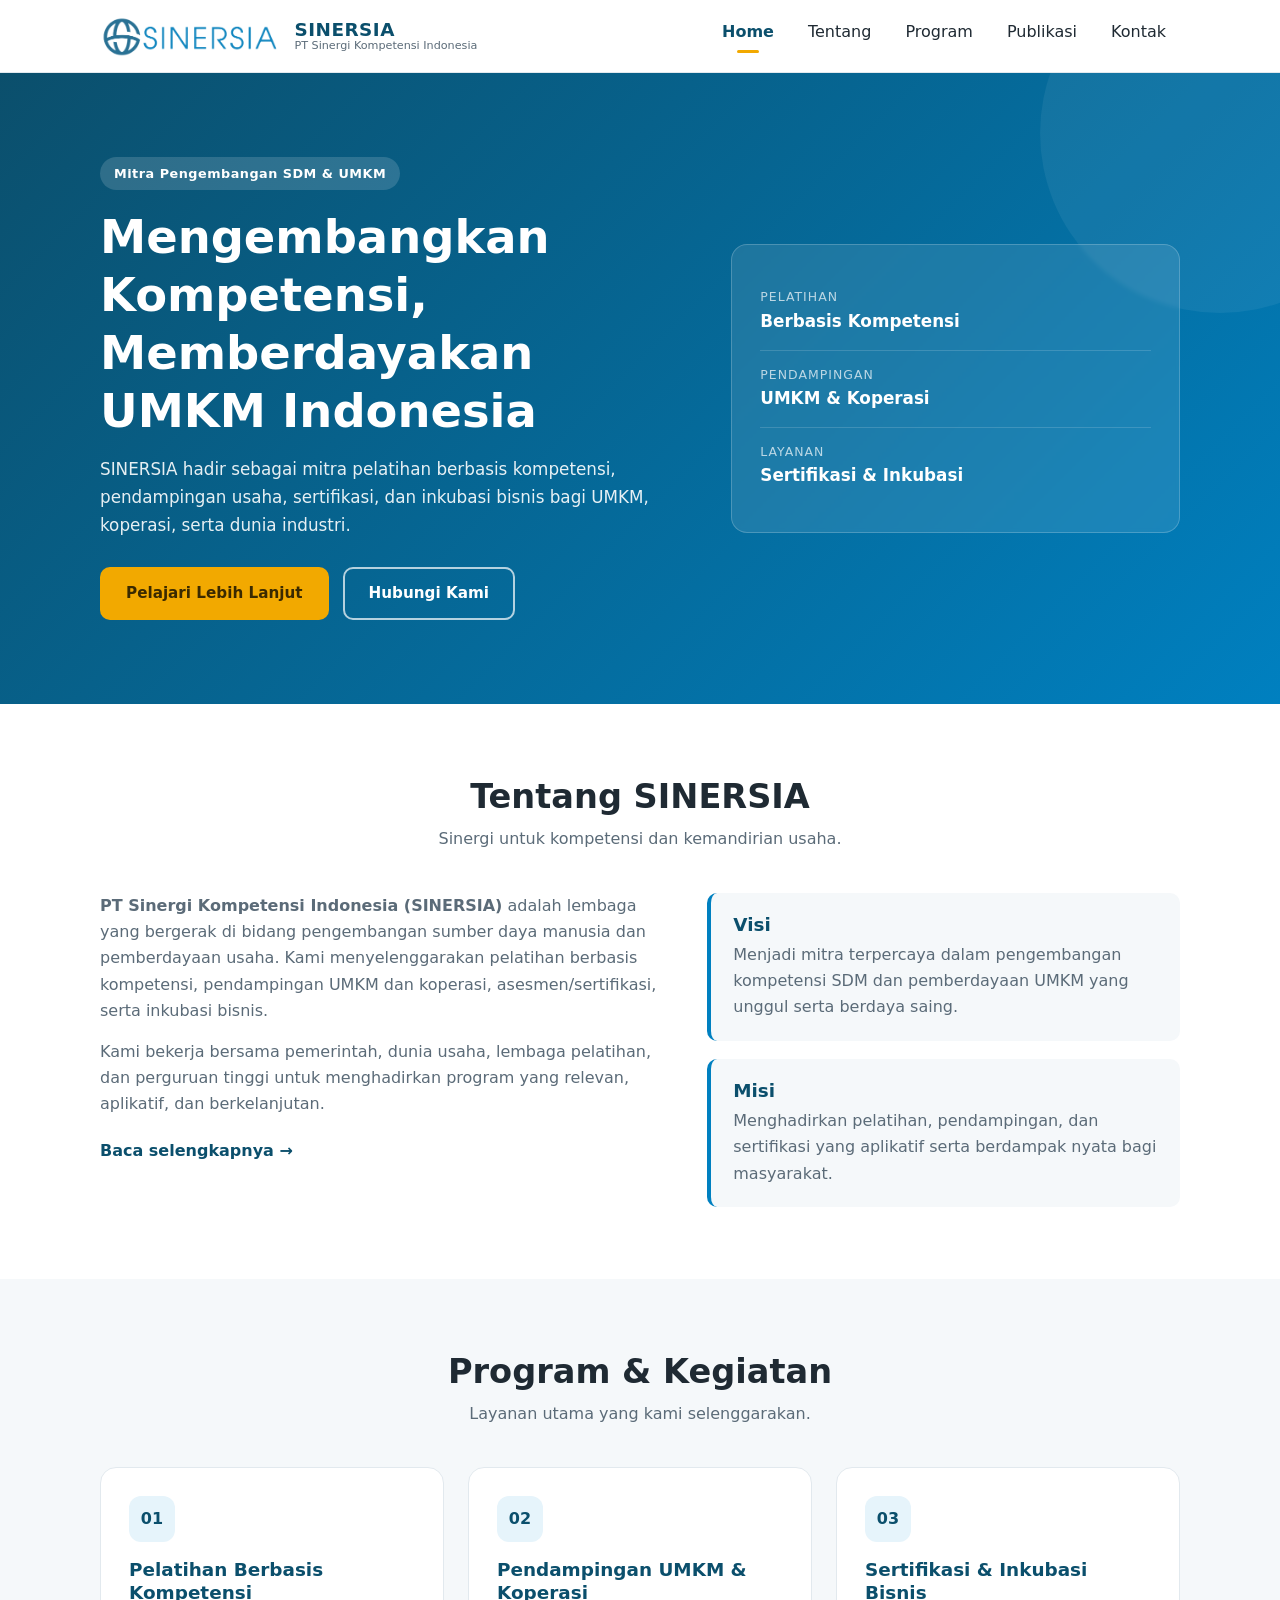
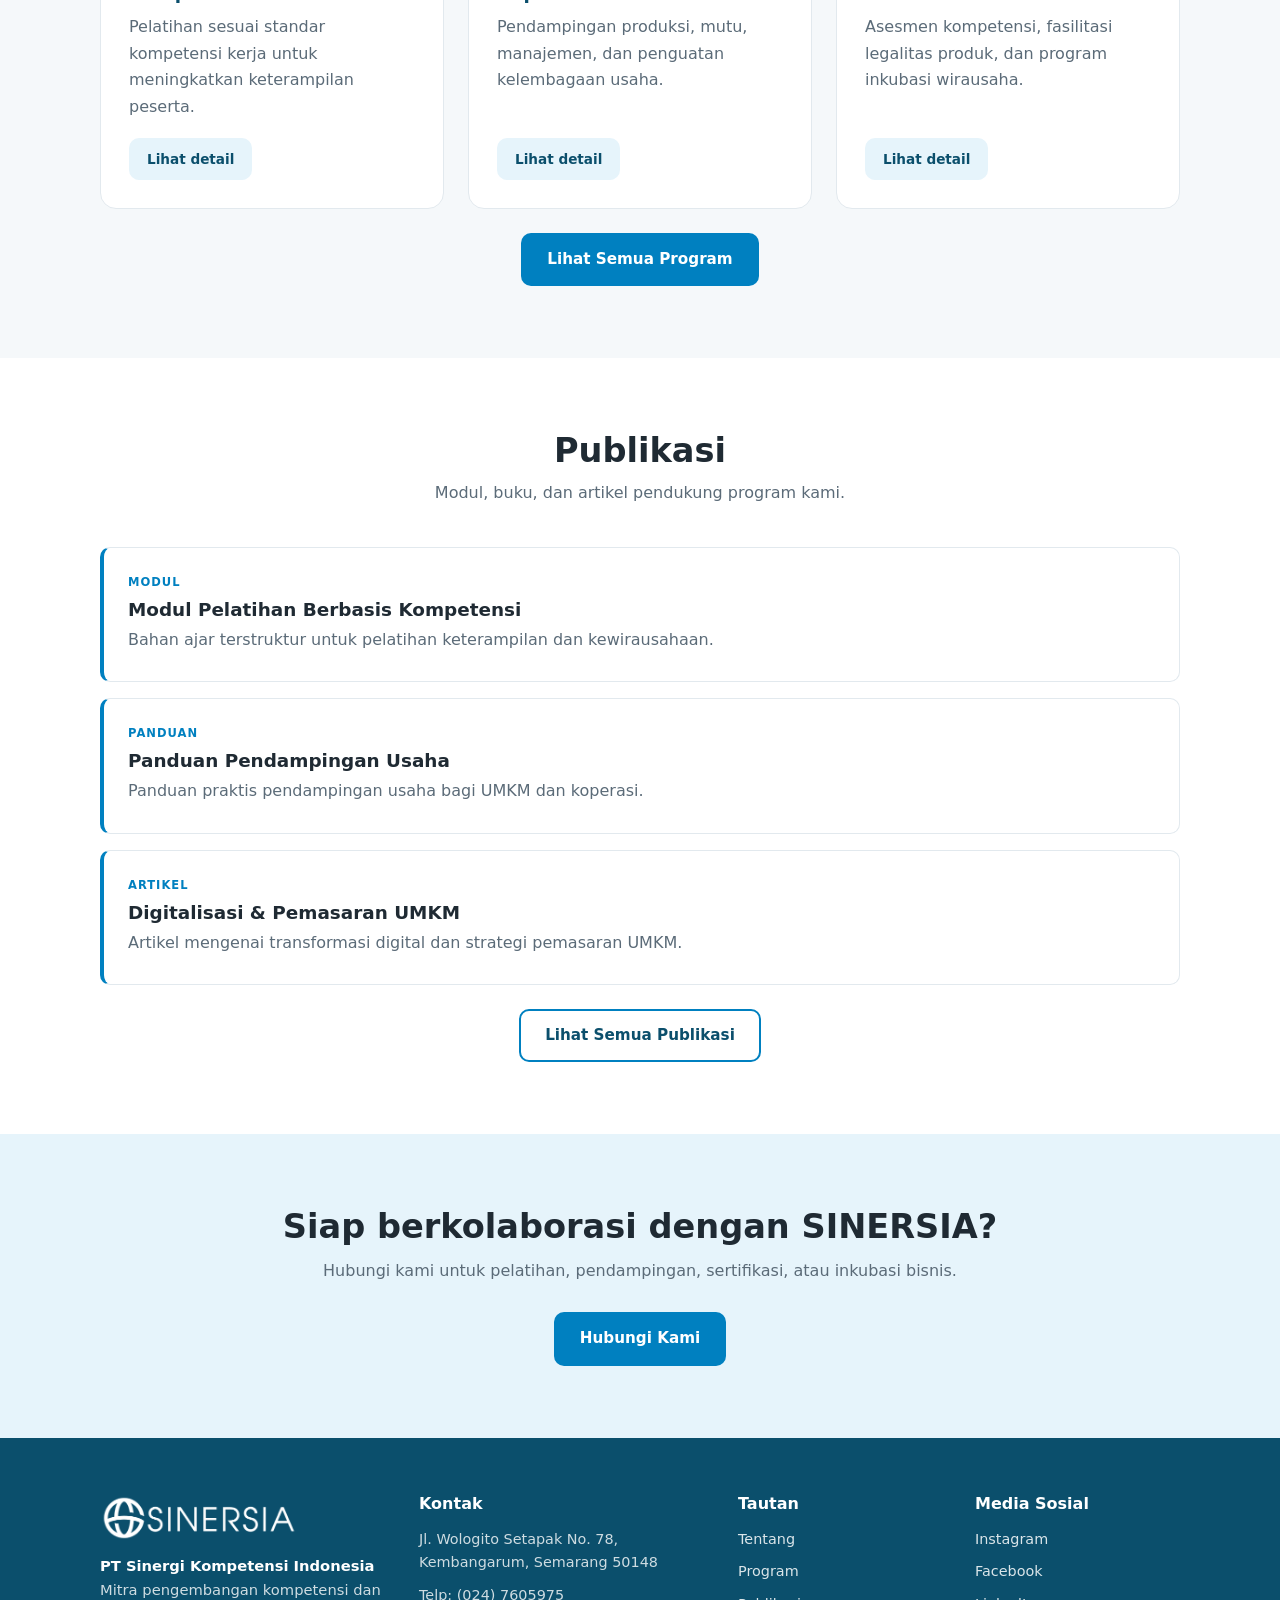
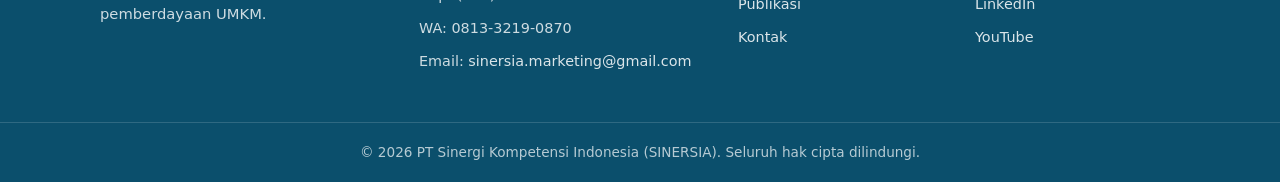
<file: index.html>
<!DOCTYPE html>
<html lang="id">
<head>
  <meta charset="UTF-8" />
  <meta name="viewport" content="width=device-width, initial-scale=1.0" />
  <meta name="description" content="SINERSIA - PT Sinergi Kompetensi Indonesia. Mitra pelatihan berbasis kompetensi, pendampingan UMKM, sertifikasi, dan inkubasi bisnis." />
  <title>SINERSIA | Mitra Pengembangan Kompetensi &amp; Pemberdayaan UMKM</title>
  <link rel="icon" type="image/png" href="images/logo-sinersia.png" />
  <link rel="stylesheet" href="css/style.css" />
</head>
<body>

  <!-- ===================== HEADER / NAVBAR ===================== -->
  <header class="site-header" id="siteHeader">
    <div class="container nav-wrap">
      <a href="index.html" class="brand" aria-label="Beranda SINERSIA">
        <img src="images/logo-sinersia.png" alt="Logo SINERSIA" class="brand-logo" />
        <span class="brand-text">
          <strong>SINERSIA</strong>
          <small>PT Sinergi Kompetensi Indonesia</small>
        </span>
      </a>

      <!-- Tombol menu untuk tampilan mobile -->
      <button class="nav-toggle" id="navToggle" aria-label="Buka menu" aria-expanded="false" aria-controls="primaryNav">
        <span></span><span></span><span></span>
      </button>

      <nav class="primary-nav" id="primaryNav" aria-label="Navigasi utama">
        <ul>
          <li><a href="index.html" class="active">Home</a></li>
          <li><a href="about.html">Tentang</a></li>
          <li><a href="programs.html">Program</a></li>
          <li><a href="publications.html">Publikasi</a></li>
          <li><a href="contact.html">Kontak</a></li>
        </ul>
      </nav>
    </div>
  </header>

  <main>
    <!-- ===================== HERO SECTION ===================== -->
    <section class="hero">
      <div class="container hero-grid">
        <div class="hero-content">
          <p class="hero-kicker">Mitra Pengembangan SDM &amp; UMKM</p>
          <h1>Mengembangkan Kompetensi, Memberdayakan UMKM Indonesia</h1>
          <p class="hero-desc">
            SINERSIA hadir sebagai mitra pelatihan berbasis kompetensi, pendampingan usaha,
            sertifikasi, dan inkubasi bisnis bagi UMKM, koperasi, serta dunia industri.
          </p>
          <div class="hero-actions">
            <a href="#tentang" class="btn btn-primary">Pelajari Lebih Lanjut</a>
            <a href="contact.html" class="btn btn-outline">Hubungi Kami</a>
          </div>
        </div>

        <div class="hero-card" aria-hidden="true">
          <ul class="hero-stats">
            <li><span>Pelatihan</span><strong>Berbasis Kompetensi</strong></li>
            <li><span>Pendampingan</span><strong>UMKM &amp; Koperasi</strong></li>
            <li><span>Layanan</span><strong>Sertifikasi &amp; Inkubasi</strong></li>
          </ul>
        </div>
      </div>
    </section>

    <!-- ===================== TENTANG (RINGKAS) ===================== -->
    <section class="section" id="tentang">
      <div class="container">
        <div class="section-head">
          <h2>Tentang SINERSIA</h2>
          <p>Sinergi untuk kompetensi dan kemandirian usaha.</p>
        </div>

        <div class="about-grid">
          <div class="about-text">
            <p>
              <strong>PT Sinergi Kompetensi Indonesia (SINERSIA)</strong> adalah lembaga yang
              bergerak di bidang pengembangan sumber daya manusia dan pemberdayaan usaha.
              Kami menyelenggarakan pelatihan berbasis kompetensi, pendampingan UMKM dan
              koperasi, asesmen/sertifikasi, serta inkubasi bisnis.
            </p>
            <p>
              Kami bekerja bersama pemerintah, dunia usaha, lembaga pelatihan, dan perguruan
              tinggi untuk menghadirkan program yang relevan, aplikatif, dan berkelanjutan.
            </p>
            <a href="about.html" class="text-link">Baca selengkapnya &rarr;</a>
          </div>

          <div class="about-cards">
            <article class="mini-card">
              <h3>Visi</h3>
              <p>Menjadi mitra terpercaya dalam pengembangan kompetensi SDM dan pemberdayaan UMKM yang unggul serta berdaya saing.</p>
            </article>
            <article class="mini-card">
              <h3>Misi</h3>
              <p>Menghadirkan pelatihan, pendampingan, dan sertifikasi yang aplikatif serta berdampak nyata bagi masyarakat.</p>
            </article>
          </div>
        </div>
      </div>
    </section>

    <!-- ===================== PROGRAM (RINGKAS) ===================== -->
    <section class="section section-alt" id="program">
      <div class="container">
        <div class="section-head">
          <h2>Program &amp; Kegiatan</h2>
          <p>Layanan utama yang kami selenggarakan.</p>
        </div>

        <div class="card-grid">
          <article class="card">
            <div class="card-icon" aria-hidden="true">01</div>
            <h3>Pelatihan Berbasis Kompetensi</h3>
            <p>Pelatihan sesuai standar kompetensi kerja untuk meningkatkan keterampilan peserta.</p>
            <a href="programs.html" class="btn btn-small">Lihat detail</a>
          </article>

          <article class="card">
            <div class="card-icon" aria-hidden="true">02</div>
            <h3>Pendampingan UMKM &amp; Koperasi</h3>
            <p>Pendampingan produksi, mutu, manajemen, dan penguatan kelembagaan usaha.</p>
            <a href="programs.html" class="btn btn-small">Lihat detail</a>
          </article>

          <article class="card">
            <div class="card-icon" aria-hidden="true">03</div>
            <h3>Sertifikasi &amp; Inkubasi Bisnis</h3>
            <p>Asesmen kompetensi, fasilitasi legalitas produk, dan program inkubasi wirausaha.</p>
            <a href="programs.html" class="btn btn-small">Lihat detail</a>
          </article>
        </div>

        <div class="center">
          <a href="programs.html" class="btn btn-primary">Lihat Semua Program</a>
        </div>
      </div>
    </section>

    <!-- ===================== PUBLIKASI (RINGKAS) ===================== -->
    <section class="section" id="publikasi">
      <div class="container">
        <div class="section-head">
          <h2>Publikasi</h2>
          <p>Modul, buku, dan artikel pendukung program kami.</p>
        </div>

        <ul class="pub-list">
          <li class="pub-item">
            <span class="pub-type">Modul</span>
            <h3>Modul Pelatihan Berbasis Kompetensi</h3>
            <p>Bahan ajar terstruktur untuk pelatihan keterampilan dan kewirausahaan.</p>
          </li>
          <li class="pub-item">
            <span class="pub-type">Panduan</span>
            <h3>Panduan Pendampingan Usaha</h3>
            <p>Panduan praktis pendampingan usaha bagi UMKM dan koperasi.</p>
          </li>
          <li class="pub-item">
            <span class="pub-type">Artikel</span>
            <h3>Digitalisasi &amp; Pemasaran UMKM</h3>
            <p>Artikel mengenai transformasi digital dan strategi pemasaran UMKM.</p>
          </li>
        </ul>

        <div class="center">
          <a href="publications.html" class="btn btn-outline">Lihat Semua Publikasi</a>
        </div>
      </div>
    </section>

    <!-- ===================== CTA KONTAK ===================== -->
    <section class="section section-cta">
      <div class="container center">
        <h2>Siap berkolaborasi dengan SINERSIA?</h2>
        <p>Hubungi kami untuk pelatihan, pendampingan, sertifikasi, atau inkubasi bisnis.</p>
        <a href="contact.html" class="btn btn-primary">Hubungi Kami</a>
      </div>
    </section>
  </main>

  <!-- ===================== FOOTER ===================== -->
  <footer class="site-footer">
    <div class="container footer-grid">
      <div class="footer-brand">
        <img src="images/logo-sinersia.png" alt="Logo SINERSIA" class="footer-logo" />
        <p><strong>PT Sinergi Kompetensi Indonesia</strong></p>
        <p>Mitra pengembangan kompetensi dan pemberdayaan UMKM.</p>
      </div>

      <div class="footer-col">
        <h4>Kontak</h4>
        <ul>
          <li>Jl. Wologito Setapak No. 78, Kembangarum, Semarang 50148</li>
          <li>Telp: (024) 7605975</li>
          <li>WA: 0813-3219-0870</li>
          <li>Email: <a href="mailto:sinersia.marketing@gmail.com">sinersia.marketing@gmail.com</a></li>
        </ul>
      </div>

      <div class="footer-col">
        <h4>Tautan</h4>
        <ul>
          <li><a href="about.html">Tentang</a></li>
          <li><a href="programs.html">Program</a></li>
          <li><a href="publications.html">Publikasi</a></li>
          <li><a href="contact.html">Kontak</a></li>
        </ul>
      </div>

      <div class="footer-col">
        <h4>Media Sosial</h4>
        <ul>
          <!-- Ganti tanda # dengan tautan akun resmi Anda -->
          <li><a href="#" rel="noopener">Instagram</a></li>
          <li><a href="#" rel="noopener">Facebook</a></li>
          <li><a href="#" rel="noopener">LinkedIn</a></li>
          <li><a href="#" rel="noopener">YouTube</a></li>
        </ul>
      </div>
    </div>

    <div class="footer-bottom">
      <div class="container">
        <p>&copy; <span id="year"></span> PT Sinergi Kompetensi Indonesia (SINERSIA). Seluruh hak cipta dilindungi.</p>
      </div>
    </div>
  </footer>

  <script src="js/script.js"></script>
</body>
</html>
</file>
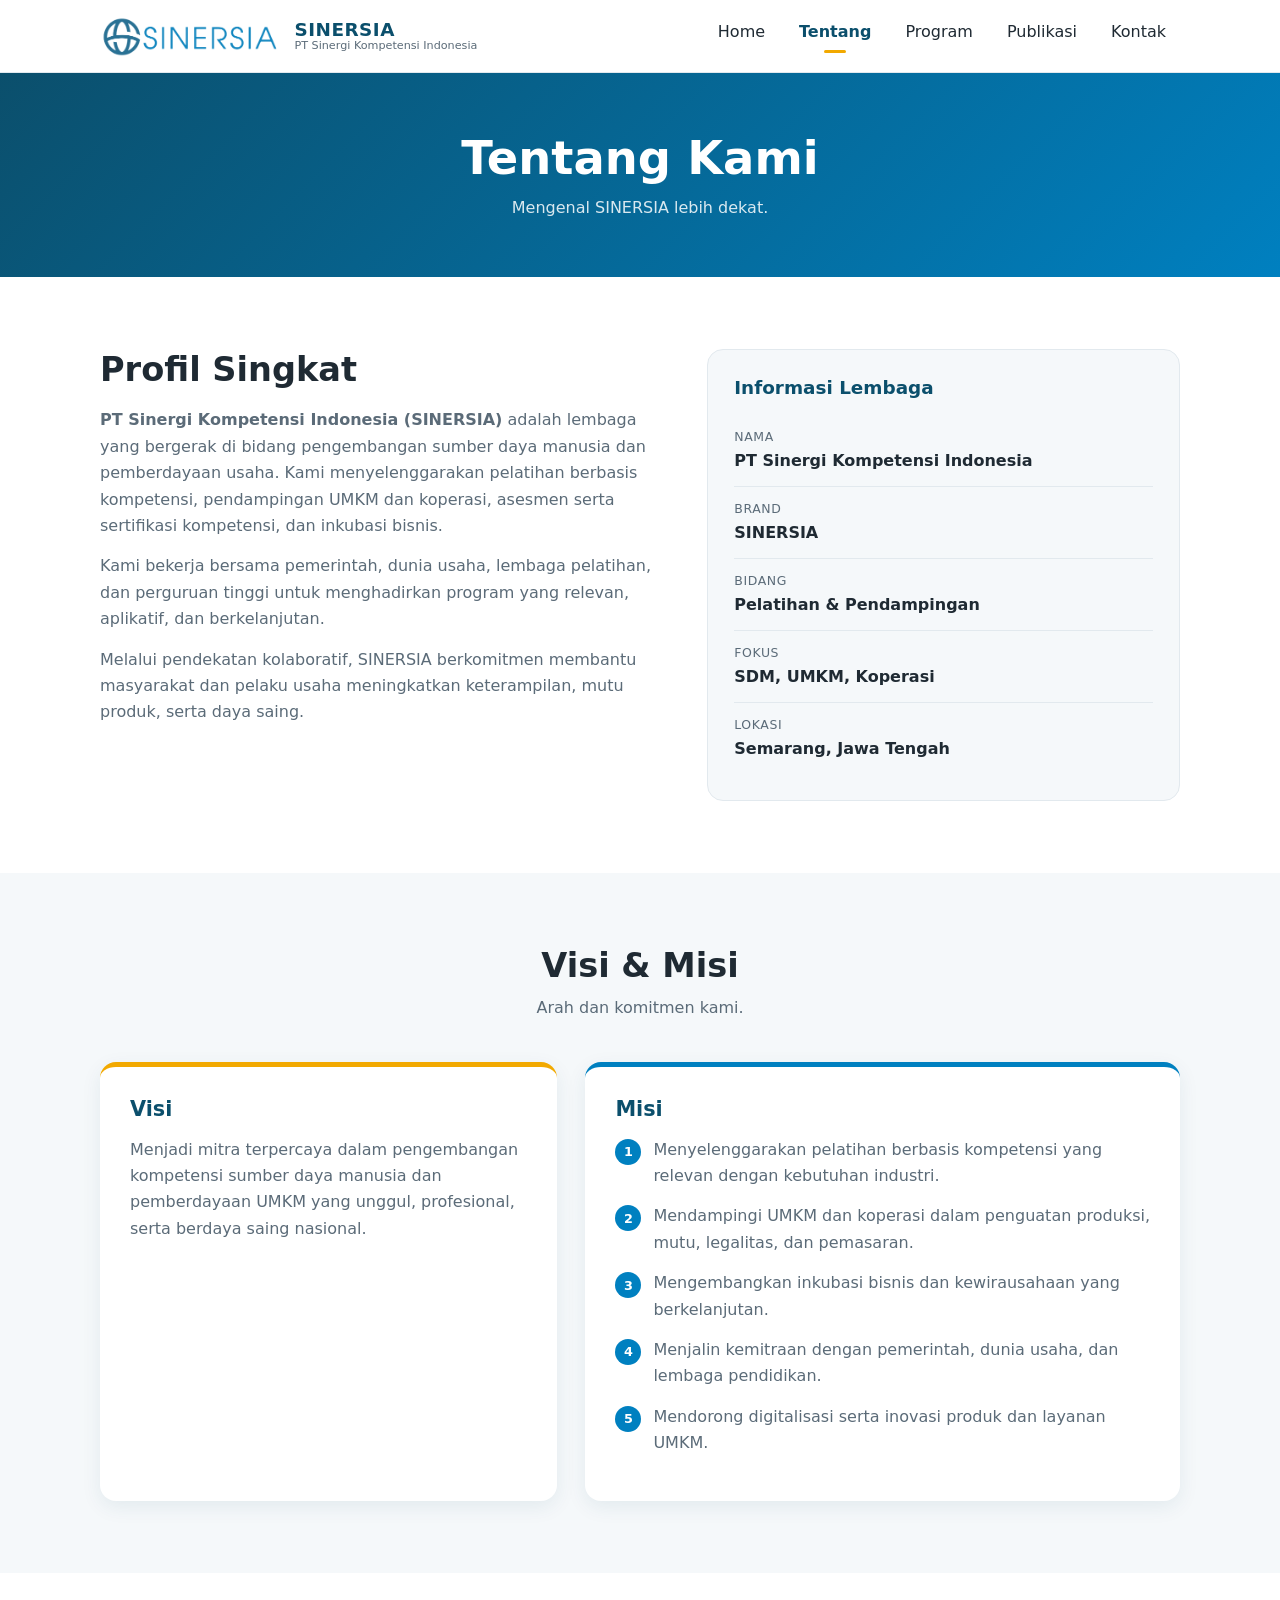
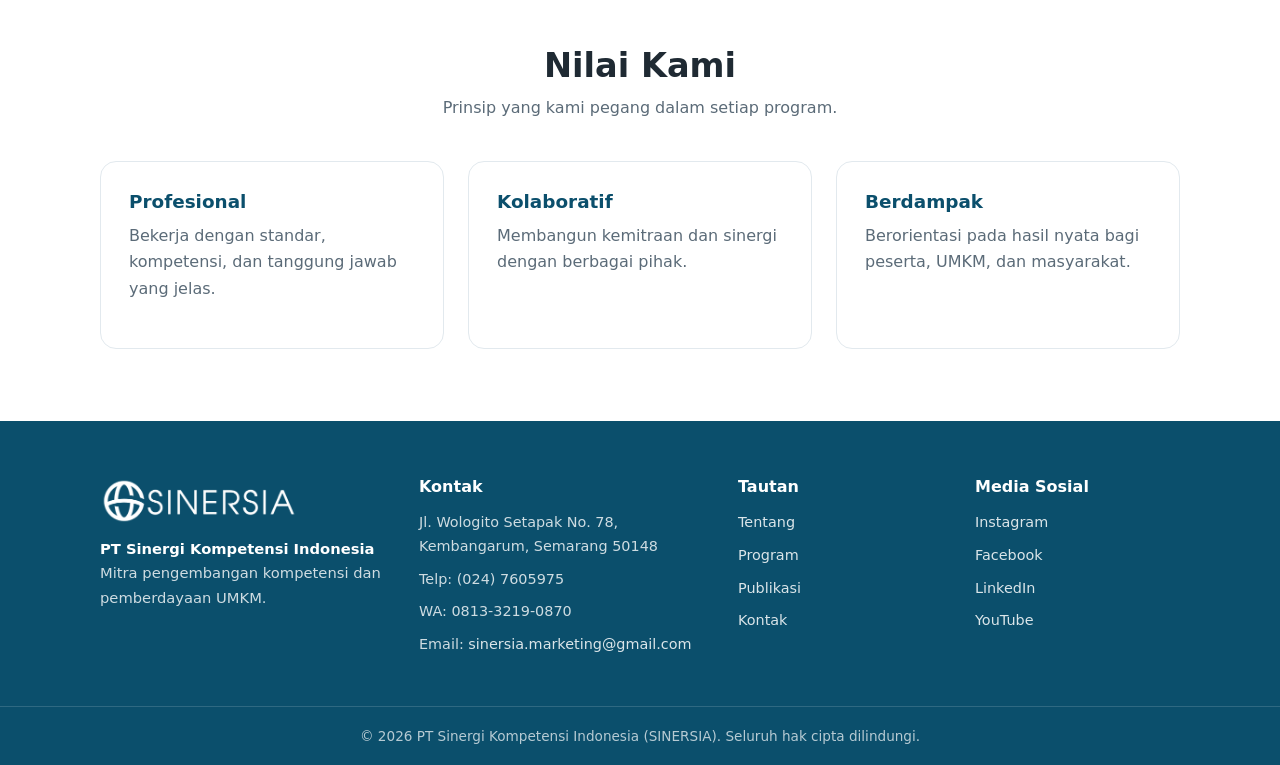
<file: about.html>
<!DOCTYPE html>
<html lang="id">
<head>
  <meta charset="UTF-8" />
  <meta name="viewport" content="width=device-width, initial-scale=1.0" />
  <meta name="description" content="Tentang SINERSIA - PT Sinergi Kompetensi Indonesia: profil, visi, misi, dan nilai organisasi." />
  <title>Tentang Kami | SINERSIA</title>
  <link rel="icon" type="image/png" href="images/logo-sinersia.png" />
  <link rel="stylesheet" href="css/style.css" />
</head>
<body>

  <!-- ===================== HEADER / NAVBAR ===================== -->
  <header class="site-header" id="siteHeader">
    <div class="container nav-wrap">
      <a href="index.html" class="brand" aria-label="Beranda SINERSIA">
        <img src="images/logo-sinersia.png" alt="Logo SINERSIA" class="brand-logo" />
        <span class="brand-text">
          <strong>SINERSIA</strong>
          <small>PT Sinergi Kompetensi Indonesia</small>
        </span>
      </a>

      <button class="nav-toggle" id="navToggle" aria-label="Buka menu" aria-expanded="false" aria-controls="primaryNav">
        <span></span><span></span><span></span>
      </button>

      <nav class="primary-nav" id="primaryNav" aria-label="Navigasi utama">
        <ul>
          <li><a href="index.html">Home</a></li>
          <li><a href="about.html" class="active">Tentang</a></li>
          <li><a href="programs.html">Program</a></li>
          <li><a href="publications.html">Publikasi</a></li>
          <li><a href="contact.html">Kontak</a></li>
        </ul>
      </nav>
    </div>
  </header>

  <main>
    <!-- ===================== PAGE HEADER ===================== -->
    <section class="page-header">
      <div class="container">
        <h1>Tentang Kami</h1>
        <p>Mengenal SINERSIA lebih dekat.</p>
      </div>
    </section>

    <!-- ===================== PROFIL ===================== -->
    <section class="section">
      <div class="container about-grid">
        <div class="about-text">
          <h2>Profil Singkat</h2>
          <p>
            <strong>PT Sinergi Kompetensi Indonesia (SINERSIA)</strong> adalah lembaga yang
            bergerak di bidang pengembangan sumber daya manusia dan pemberdayaan usaha.
            Kami menyelenggarakan pelatihan berbasis kompetensi, pendampingan UMKM dan
            koperasi, asesmen serta sertifikasi kompetensi, dan inkubasi bisnis.
          </p>
          <p>
            Kami bekerja bersama pemerintah, dunia usaha, lembaga pelatihan, dan perguruan
            tinggi untuk menghadirkan program yang relevan, aplikatif, dan berkelanjutan.
          </p>
          <p>
            Melalui pendekatan kolaboratif, SINERSIA berkomitmen membantu masyarakat dan
            pelaku usaha meningkatkan keterampilan, mutu produk, serta daya saing.
          </p>
        </div>

        <aside class="about-aside">
          <h3>Informasi Lembaga</h3>
          <ul class="info-list">
            <li><span>Nama</span><strong>PT Sinergi Kompetensi Indonesia</strong></li>
            <li><span>Brand</span><strong>SINERSIA</strong></li>
            <li><span>Bidang</span><strong>Pelatihan &amp; Pendampingan</strong></li>
            <li><span>Fokus</span><strong>SDM, UMKM, Koperasi</strong></li>
            <li><span>Lokasi</span><strong>Semarang, Jawa Tengah</strong></li>
          </ul>
        </aside>
      </div>
    </section>

    <!-- ===================== VISI MISI ===================== -->
    <section class="section section-alt">
      <div class="container">
        <div class="section-head">
          <h2>Visi &amp; Misi</h2>
          <p>Arah dan komitmen kami.</p>
        </div>

        <div class="vm-grid">
          <article class="vm-card visi">
            <h3>Visi</h3>
            <p>
              Menjadi mitra terpercaya dalam pengembangan kompetensi sumber daya manusia
              dan pemberdayaan UMKM yang unggul, profesional, serta berdaya saing nasional.
            </p>
          </article>

          <article class="vm-card misi">
            <h3>Misi</h3>
            <ol class="misi-list">
              <li>Menyelenggarakan pelatihan berbasis kompetensi yang relevan dengan kebutuhan industri.</li>
              <li>Mendampingi UMKM dan koperasi dalam penguatan produksi, mutu, legalitas, dan pemasaran.</li>
              <li>Mengembangkan inkubasi bisnis dan kewirausahaan yang berkelanjutan.</li>
              <li>Menjalin kemitraan dengan pemerintah, dunia usaha, dan lembaga pendidikan.</li>
              <li>Mendorong digitalisasi serta inovasi produk dan layanan UMKM.</li>
            </ol>
          </article>
        </div>
      </div>
    </section>

    <!-- ===================== NILAI ===================== -->
    <section class="section">
      <div class="container">
        <div class="section-head">
          <h2>Nilai Kami</h2>
          <p>Prinsip yang kami pegang dalam setiap program.</p>
        </div>

        <div class="card-grid">
          <article class="card">
            <h3>Profesional</h3>
            <p>Bekerja dengan standar, kompetensi, dan tanggung jawab yang jelas.</p>
          </article>
          <article class="card">
            <h3>Kolaboratif</h3>
            <p>Membangun kemitraan dan sinergi dengan berbagai pihak.</p>
          </article>
          <article class="card">
            <h3>Berdampak</h3>
            <p>Berorientasi pada hasil nyata bagi peserta, UMKM, dan masyarakat.</p>
          </article>
        </div>
      </div>
    </section>
  </main>

  <!-- ===================== FOOTER ===================== -->
  <footer class="site-footer">
    <div class="container footer-grid">
      <div class="footer-brand">
        <img src="images/logo-sinersia.png" alt="Logo SINERSIA" class="footer-logo" />
        <p><strong>PT Sinergi Kompetensi Indonesia</strong></p>
        <p>Mitra pengembangan kompetensi dan pemberdayaan UMKM.</p>
      </div>

      <div class="footer-col">
        <h4>Kontak</h4>
        <ul>
          <li>Jl. Wologito Setapak No. 78, Kembangarum, Semarang 50148</li>
          <li>Telp: (024) 7605975</li>
          <li>WA: 0813-3219-0870</li>
          <li>Email: <a href="mailto:sinersia.marketing@gmail.com">sinersia.marketing@gmail.com</a></li>
        </ul>
      </div>

      <div class="footer-col">
        <h4>Tautan</h4>
        <ul>
          <li><a href="about.html">Tentang</a></li>
          <li><a href="programs.html">Program</a></li>
          <li><a href="publications.html">Publikasi</a></li>
          <li><a href="contact.html">Kontak</a></li>
        </ul>
      </div>

      <div class="footer-col">
        <h4>Media Sosial</h4>
        <ul>
          <li><a href="#" rel="noopener">Instagram</a></li>
          <li><a href="#" rel="noopener">Facebook</a></li>
          <li><a href="#" rel="noopener">LinkedIn</a></li>
          <li><a href="#" rel="noopener">YouTube</a></li>
        </ul>
      </div>
    </div>

    <div class="footer-bottom">
      <div class="container">
        <p>&copy; <span id="year"></span> PT Sinergi Kompetensi Indonesia (SINERSIA). Seluruh hak cipta dilindungi.</p>
      </div>
    </div>
  </footer>

  <script src="js/script.js"></script>
</body>
</html>
</file>
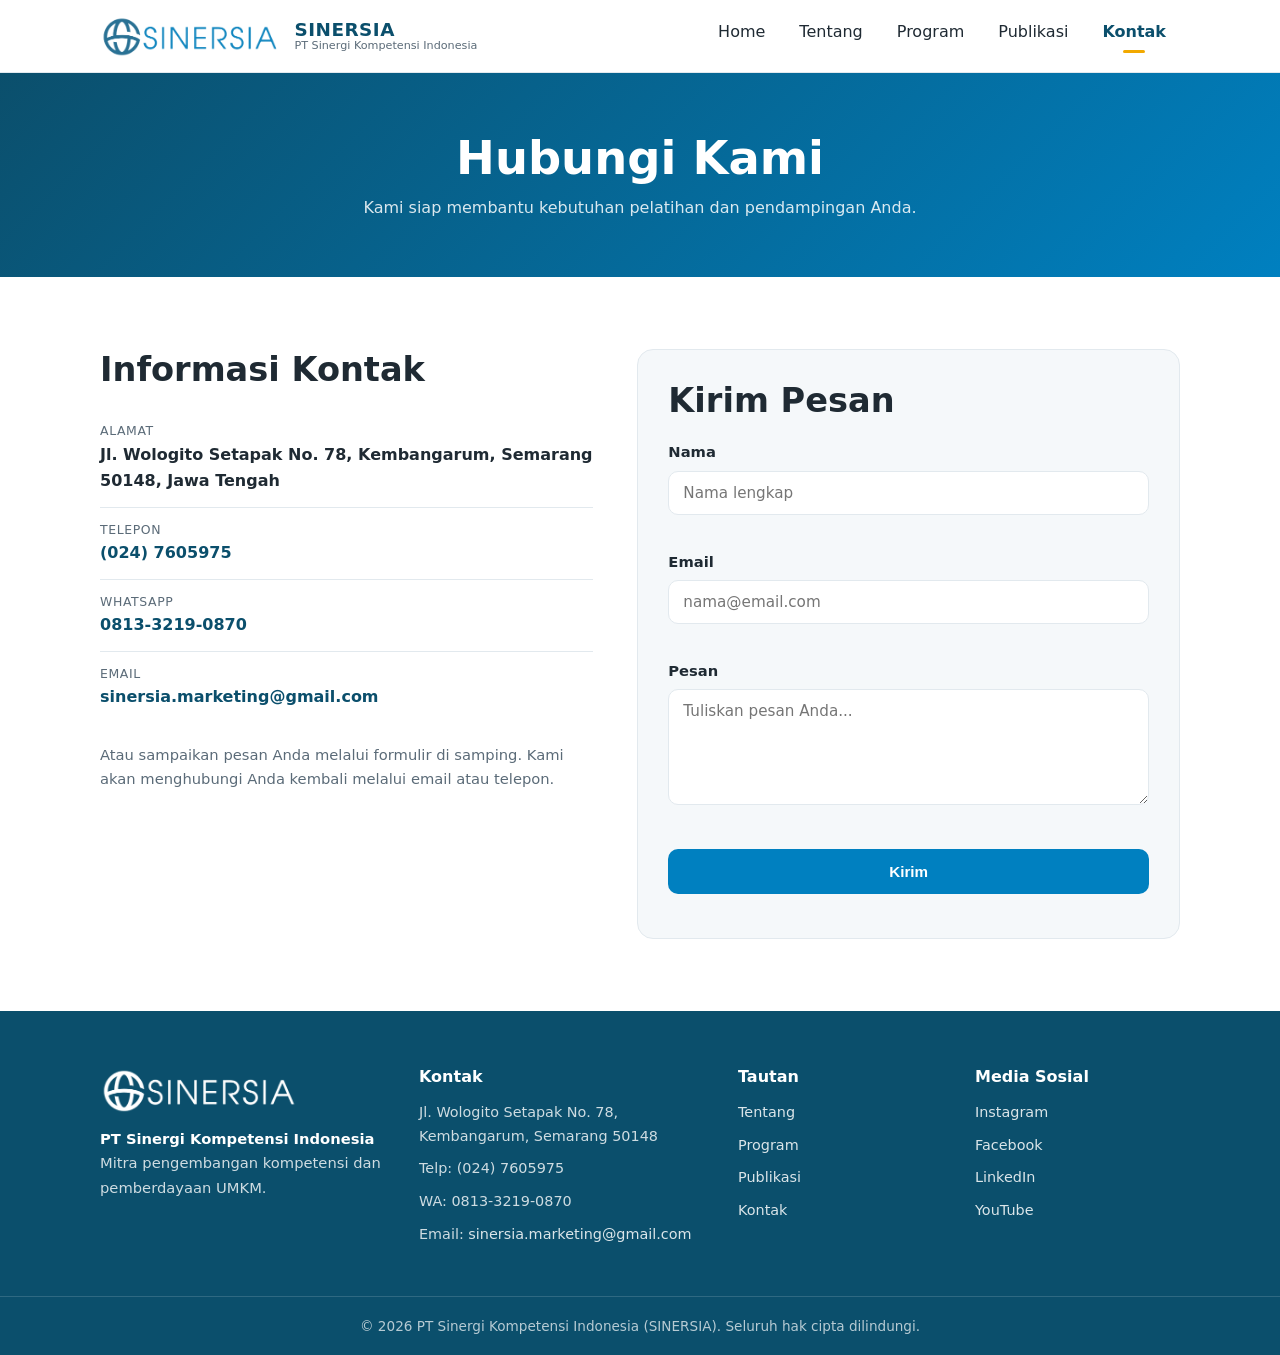
<file: contact.html>
<!DOCTYPE html>
<html lang="id">
<head>
  <meta charset="UTF-8" />
  <meta name="viewport" content="width=device-width, initial-scale=1.0" />
  <meta name="description" content="Hubungi SINERSIA - alamat, telepon, email, dan formulir kontak." />
  <title>Kontak | SINERSIA</title>
  <link rel="icon" type="image/png" href="images/logo-sinersia.png" />
  <link rel="stylesheet" href="css/style.css" />
</head>
<body>

  <!-- ===================== HEADER / NAVBAR ===================== -->
  <header class="site-header" id="siteHeader">
    <div class="container nav-wrap">
      <a href="index.html" class="brand" aria-label="Beranda SINERSIA">
        <img src="images/logo-sinersia.png" alt="Logo SINERSIA" class="brand-logo" />
        <span class="brand-text">
          <strong>SINERSIA</strong>
          <small>PT Sinergi Kompetensi Indonesia</small>
        </span>
      </a>

      <button class="nav-toggle" id="navToggle" aria-label="Buka menu" aria-expanded="false" aria-controls="primaryNav">
        <span></span><span></span><span></span>
      </button>

      <nav class="primary-nav" id="primaryNav" aria-label="Navigasi utama">
        <ul>
          <li><a href="index.html">Home</a></li>
          <li><a href="about.html">Tentang</a></li>
          <li><a href="programs.html">Program</a></li>
          <li><a href="publications.html">Publikasi</a></li>
          <li><a href="contact.html" class="active">Kontak</a></li>
        </ul>
      </nav>
    </div>
  </header>

  <main>
    <!-- ===================== PAGE HEADER ===================== -->
    <section class="page-header">
      <div class="container">
        <h1>Hubungi Kami</h1>
        <p>Kami siap membantu kebutuhan pelatihan dan pendampingan Anda.</p>
      </div>
    </section>

    <!-- ===================== KONTAK ===================== -->
    <section class="section">
      <div class="container contact-grid">
        <!-- Informasi kontak -->
        <div class="contact-info">
          <h2>Informasi Kontak</h2>

          <ul class="info-list">
            <li>
              <span>Alamat</span>
              <strong>Jl. Wologito Setapak No. 78, Kembangarum, Semarang 50148, Jawa Tengah</strong>
            </li>
            <li>
              <span>Telepon</span>
              <strong><a href="tel:+62247605975">(024) 7605975</a></strong>
            </li>
            <li>
              <span>WhatsApp</span>
              <strong><a href="https://wa.me/6281332190870" rel="noopener">0813-3219-0870</a></strong>
            </li>
            <li>
              <span>Email</span>
              <strong><a href="mailto:sinersia.marketing@gmail.com">sinersia.marketing@gmail.com</a></strong>
            </li>
          </ul>

          <p class="contact-note">
            Atau sampaikan pesan Anda melalui formulir di samping. Kami akan menghubungi Anda
            kembali melalui email atau telepon.
          </p>
        </div>

        <!-- Formulir kontak -->
        <div class="contact-form-wrap">
          <h2>Kirim Pesan</h2>

          <!-- Formulir ini masih statis (tanpa server). Lihat js/script.js untuk cara kerjanya. -->
          <form id="contactForm" class="contact-form" novalidate>
            <div class="form-group">
              <label for="nama">Nama</label>
              <input type="text" id="nama" name="nama" placeholder="Nama lengkap" required />
              <small class="form-error" data-error-for="nama"></small>
            </div>

            <div class="form-group">
              <label for="email">Email</label>
              <input type="email" id="email" name="email" placeholder="nama@email.com" required />
              <small class="form-error" data-error-for="email"></small>
            </div>

            <div class="form-group">
              <label for="pesan">Pesan</label>
              <textarea id="pesan" name="pesan" rows="5" placeholder="Tuliskan pesan Anda..." required></textarea>
              <small class="form-error" data-error-for="pesan"></small>
            </div>

            <button type="submit" class="btn btn-primary btn-block">Kirim</button>

            <!-- Pesan sukses/status ditampilkan oleh JavaScript -->
            <p id="formStatus" class="form-status" role="status" aria-live="polite"></p>
          </form>
        </div>
      </div>
    </section>
  </main>

  <!-- ===================== FOOTER ===================== -->
  <footer class="site-footer">
    <div class="container footer-grid">
      <div class="footer-brand">
        <img src="images/logo-sinersia.png" alt="Logo SINERSIA" class="footer-logo" />
        <p><strong>PT Sinergi Kompetensi Indonesia</strong></p>
        <p>Mitra pengembangan kompetensi dan pemberdayaan UMKM.</p>
      </div>

      <div class="footer-col">
        <h4>Kontak</h4>
        <ul>
          <li>Jl. Wologito Setapak No. 78, Kembangarum, Semarang 50148</li>
          <li>Telp: (024) 7605975</li>
          <li>WA: 0813-3219-0870</li>
          <li>Email: <a href="mailto:sinersia.marketing@gmail.com">sinersia.marketing@gmail.com</a></li>
        </ul>
      </div>

      <div class="footer-col">
        <h4>Tautan</h4>
        <ul>
          <li><a href="about.html">Tentang</a></li>
          <li><a href="programs.html">Program</a></li>
          <li><a href="publications.html">Publikasi</a></li>
          <li><a href="contact.html">Kontak</a></li>
        </ul>
      </div>

      <div class="footer-col">
        <h4>Media Sosial</h4>
        <ul>
          <li><a href="#" rel="noopener">Instagram</a></li>
          <li><a href="#" rel="noopener">Facebook</a></li>
          <li><a href="#" rel="noopener">LinkedIn</a></li>
          <li><a href="#" rel="noopener">YouTube</a></li>
        </ul>
      </div>
    </div>

    <div class="footer-bottom">
      <div class="container">
        <p>&copy; <span id="year"></span> PT Sinergi Kompetensi Indonesia (SINERSIA). Seluruh hak cipta dilindungi.</p>
      </div>
    </div>
  </footer>

  <script src="js/script.js"></script>
</body>
</html>
</file>
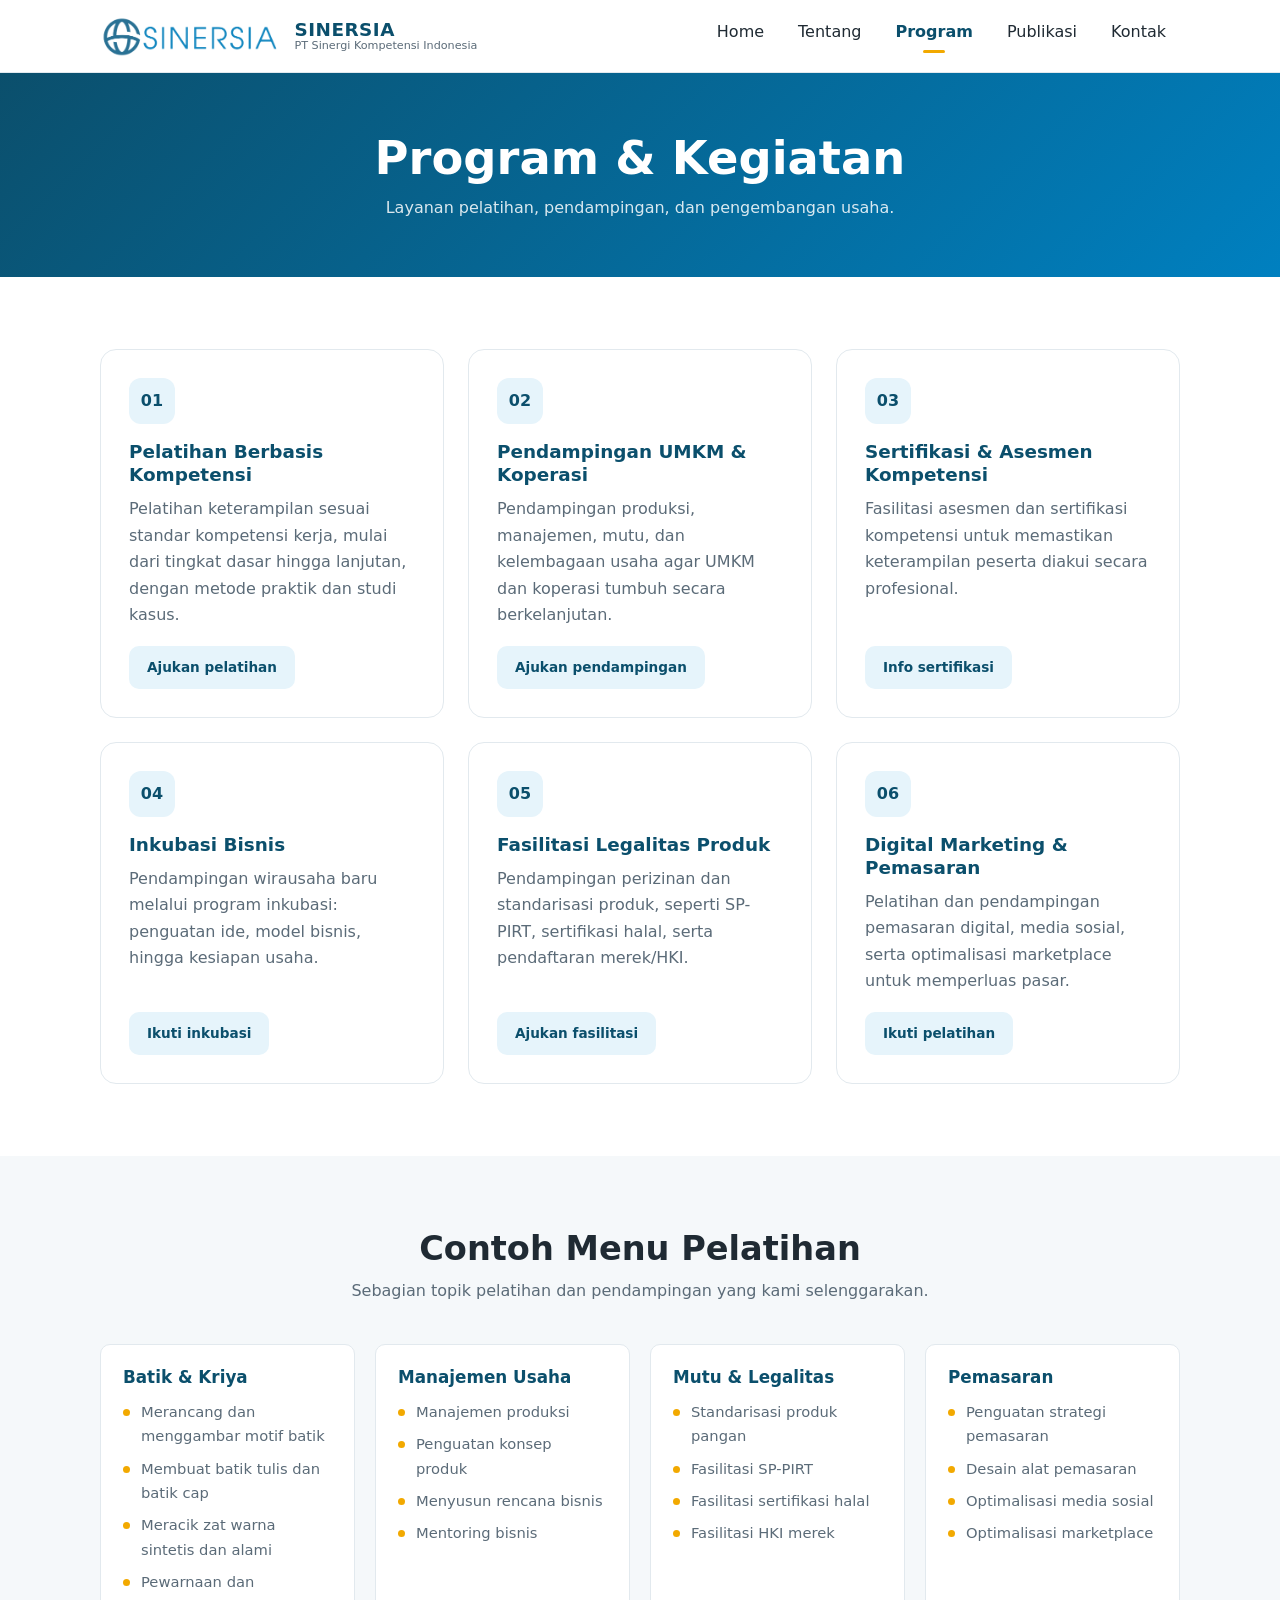
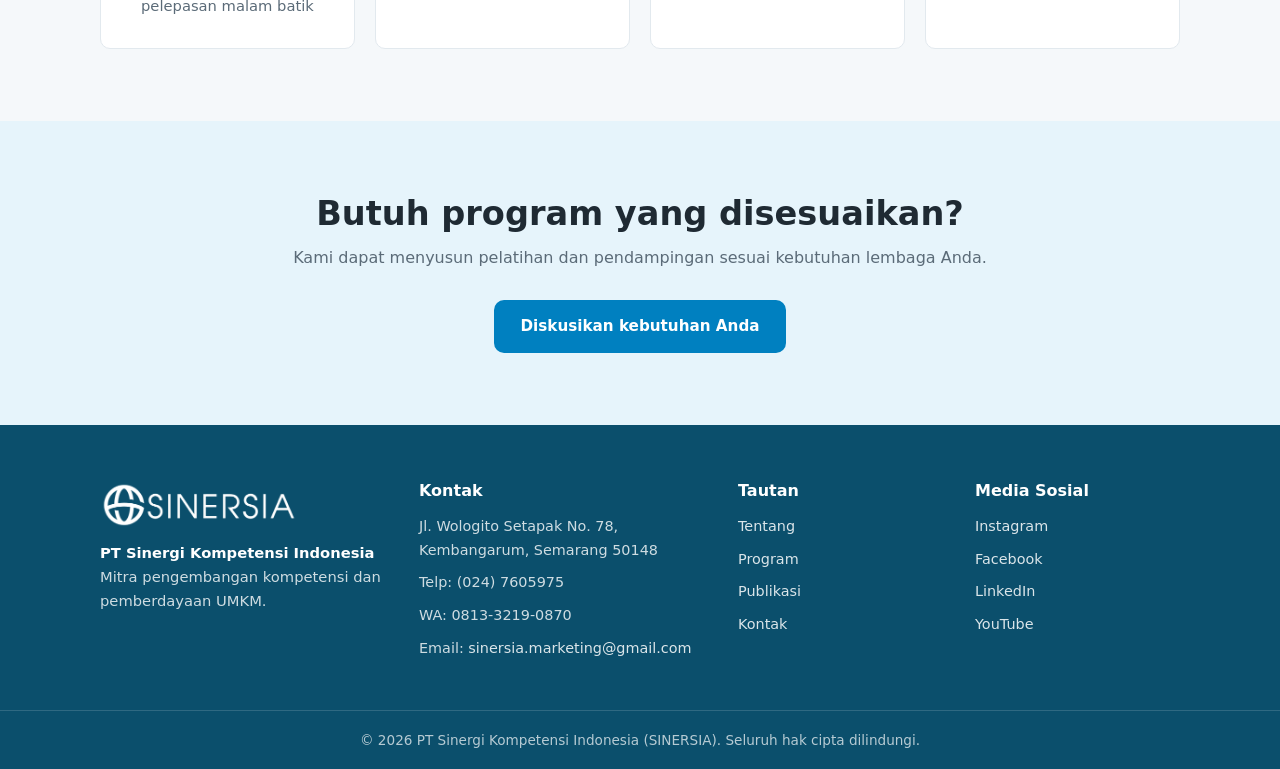
<file: programs.html>
<!DOCTYPE html>
<html lang="id">
<head>
  <meta charset="UTF-8" />
  <meta name="viewport" content="width=device-width, initial-scale=1.0" />
  <meta name="description" content="Program dan kegiatan SINERSIA: pelatihan berbasis kompetensi, pendampingan UMKM, sertifikasi, inkubasi bisnis, dan digital marketing." />
  <title>Program &amp; Kegiatan | SINERSIA</title>
  <link rel="icon" type="image/png" href="images/logo-sinersia.png" />
  <link rel="stylesheet" href="css/style.css" />
</head>
<body>

  <!-- ===================== HEADER / NAVBAR ===================== -->
  <header class="site-header" id="siteHeader">
    <div class="container nav-wrap">
      <a href="index.html" class="brand" aria-label="Beranda SINERSIA">
        <img src="images/logo-sinersia.png" alt="Logo SINERSIA" class="brand-logo" />
        <span class="brand-text">
          <strong>SINERSIA</strong>
          <small>PT Sinergi Kompetensi Indonesia</small>
        </span>
      </a>

      <button class="nav-toggle" id="navToggle" aria-label="Buka menu" aria-expanded="false" aria-controls="primaryNav">
        <span></span><span></span><span></span>
      </button>

      <nav class="primary-nav" id="primaryNav" aria-label="Navigasi utama">
        <ul>
          <li><a href="index.html">Home</a></li>
          <li><a href="about.html">Tentang</a></li>
          <li><a href="programs.html" class="active">Program</a></li>
          <li><a href="publications.html">Publikasi</a></li>
          <li><a href="contact.html">Kontak</a></li>
        </ul>
      </nav>
    </div>
  </header>

  <main>
    <!-- ===================== PAGE HEADER ===================== -->
    <section class="page-header">
      <div class="container">
        <h1>Program &amp; Kegiatan</h1>
        <p>Layanan pelatihan, pendampingan, dan pengembangan usaha.</p>
      </div>
    </section>

    <!-- ===================== KARTU PROGRAM ===================== -->
    <section class="section">
      <div class="container">
        <div class="card-grid">
          <article class="card">
            <div class="card-icon" aria-hidden="true">01</div>
            <h3>Pelatihan Berbasis Kompetensi</h3>
            <p>
              Pelatihan keterampilan sesuai standar kompetensi kerja, mulai dari tingkat dasar
              hingga lanjutan, dengan metode praktik dan studi kasus.
            </p>
            <a href="contact.html" class="btn btn-small">Ajukan pelatihan</a>
          </article>

          <article class="card">
            <div class="card-icon" aria-hidden="true">02</div>
            <h3>Pendampingan UMKM &amp; Koperasi</h3>
            <p>
              Pendampingan produksi, manajemen, mutu, dan kelembagaan usaha agar UMKM dan
              koperasi tumbuh secara berkelanjutan.
            </p>
            <a href="contact.html" class="btn btn-small">Ajukan pendampingan</a>
          </article>

          <article class="card">
            <div class="card-icon" aria-hidden="true">03</div>
            <h3>Sertifikasi &amp; Asesmen Kompetensi</h3>
            <p>
              Fasilitasi asesmen dan sertifikasi kompetensi untuk memastikan keterampilan
              peserta diakui secara profesional.
            </p>
            <a href="contact.html" class="btn btn-small">Info sertifikasi</a>
          </article>

          <article class="card">
            <div class="card-icon" aria-hidden="true">04</div>
            <h3>Inkubasi Bisnis</h3>
            <p>
              Pendampingan wirausaha baru melalui program inkubasi: penguatan ide, model
              bisnis, hingga kesiapan usaha.
            </p>
            <a href="contact.html" class="btn btn-small">Ikuti inkubasi</a>
          </article>

          <article class="card">
            <div class="card-icon" aria-hidden="true">05</div>
            <h3>Fasilitasi Legalitas Produk</h3>
            <p>
              Pendampingan perizinan dan standarisasi produk, seperti SP-PIRT, sertifikasi
              halal, serta pendaftaran merek/HKI.
            </p>
            <a href="contact.html" class="btn btn-small">Ajukan fasilitasi</a>
          </article>

          <article class="card">
            <div class="card-icon" aria-hidden="true">06</div>
            <h3>Digital Marketing &amp; Pemasaran</h3>
            <p>
              Pelatihan dan pendampingan pemasaran digital, media sosial, serta optimalisasi
              marketplace untuk memperluas pasar.
            </p>
            <a href="contact.html" class="btn btn-small">Ikuti pelatihan</a>
          </article>
        </div>
      </div>
    </section>

    <!-- ===================== CONTOH MENU PELATIHAN ===================== -->
    <section class="section section-alt">
      <div class="container">
        <div class="section-head">
          <h2>Contoh Menu Pelatihan</h2>
          <p>Sebagian topik pelatihan dan pendampingan yang kami selenggarakan.</p>
        </div>

        <div class="topic-grid">
          <div class="topic-box">
            <h3>Batik &amp; Kriya</h3>
            <ul>
              <li>Merancang dan menggambar motif batik</li>
              <li>Membuat batik tulis dan batik cap</li>
              <li>Meracik zat warna sintetis dan alami</li>
              <li>Pewarnaan dan pelepasan malam batik</li>
            </ul>
          </div>

          <div class="topic-box">
            <h3>Manajemen Usaha</h3>
            <ul>
              <li>Manajemen produksi</li>
              <li>Penguatan konsep produk</li>
              <li>Menyusun rencana bisnis</li>
              <li>Mentoring bisnis</li>
            </ul>
          </div>

          <div class="topic-box">
            <h3>Mutu &amp; Legalitas</h3>
            <ul>
              <li>Standarisasi produk pangan</li>
              <li>Fasilitasi SP-PIRT</li>
              <li>Fasilitasi sertifikasi halal</li>
              <li>Fasilitasi HKI merek</li>
            </ul>
          </div>

          <div class="topic-box">
            <h3>Pemasaran</h3>
            <ul>
              <li>Penguatan strategi pemasaran</li>
              <li>Desain alat pemasaran</li>
              <li>Optimalisasi media sosial</li>
              <li>Optimalisasi marketplace</li>
            </ul>
          </div>
        </div>
      </div>
    </section>

    <!-- ===================== CTA ===================== -->
    <section class="section section-cta">
      <div class="container center">
        <h2>Butuh program yang disesuaikan?</h2>
        <p>Kami dapat menyusun pelatihan dan pendampingan sesuai kebutuhan lembaga Anda.</p>
        <a href="contact.html" class="btn btn-primary">Diskusikan kebutuhan Anda</a>
      </div>
    </section>
  </main>

  <!-- ===================== FOOTER ===================== -->
  <footer class="site-footer">
    <div class="container footer-grid">
      <div class="footer-brand">
        <img src="images/logo-sinersia.png" alt="Logo SINERSIA" class="footer-logo" />
        <p><strong>PT Sinergi Kompetensi Indonesia</strong></p>
        <p>Mitra pengembangan kompetensi dan pemberdayaan UMKM.</p>
      </div>

      <div class="footer-col">
        <h4>Kontak</h4>
        <ul>
          <li>Jl. Wologito Setapak No. 78, Kembangarum, Semarang 50148</li>
          <li>Telp: (024) 7605975</li>
          <li>WA: 0813-3219-0870</li>
          <li>Email: <a href="mailto:sinersia.marketing@gmail.com">sinersia.marketing@gmail.com</a></li>
        </ul>
      </div>

      <div class="footer-col">
        <h4>Tautan</h4>
        <ul>
          <li><a href="about.html">Tentang</a></li>
          <li><a href="programs.html">Program</a></li>
          <li><a href="publications.html">Publikasi</a></li>
          <li><a href="contact.html">Kontak</a></li>
        </ul>
      </div>

      <div class="footer-col">
        <h4>Media Sosial</h4>
        <ul>
          <li><a href="#" rel="noopener">Instagram</a></li>
          <li><a href="#" rel="noopener">Facebook</a></li>
          <li><a href="#" rel="noopener">LinkedIn</a></li>
          <li><a href="#" rel="noopener">YouTube</a></li>
        </ul>
      </div>
    </div>

    <div class="footer-bottom">
      <div class="container">
        <p>&copy; <span id="year"></span> PT Sinergi Kompetensi Indonesia (SINERSIA). Seluruh hak cipta dilindungi.</p>
      </div>
    </div>
  </footer>

  <script src="js/script.js"></script>
</body>
</html>
</file>
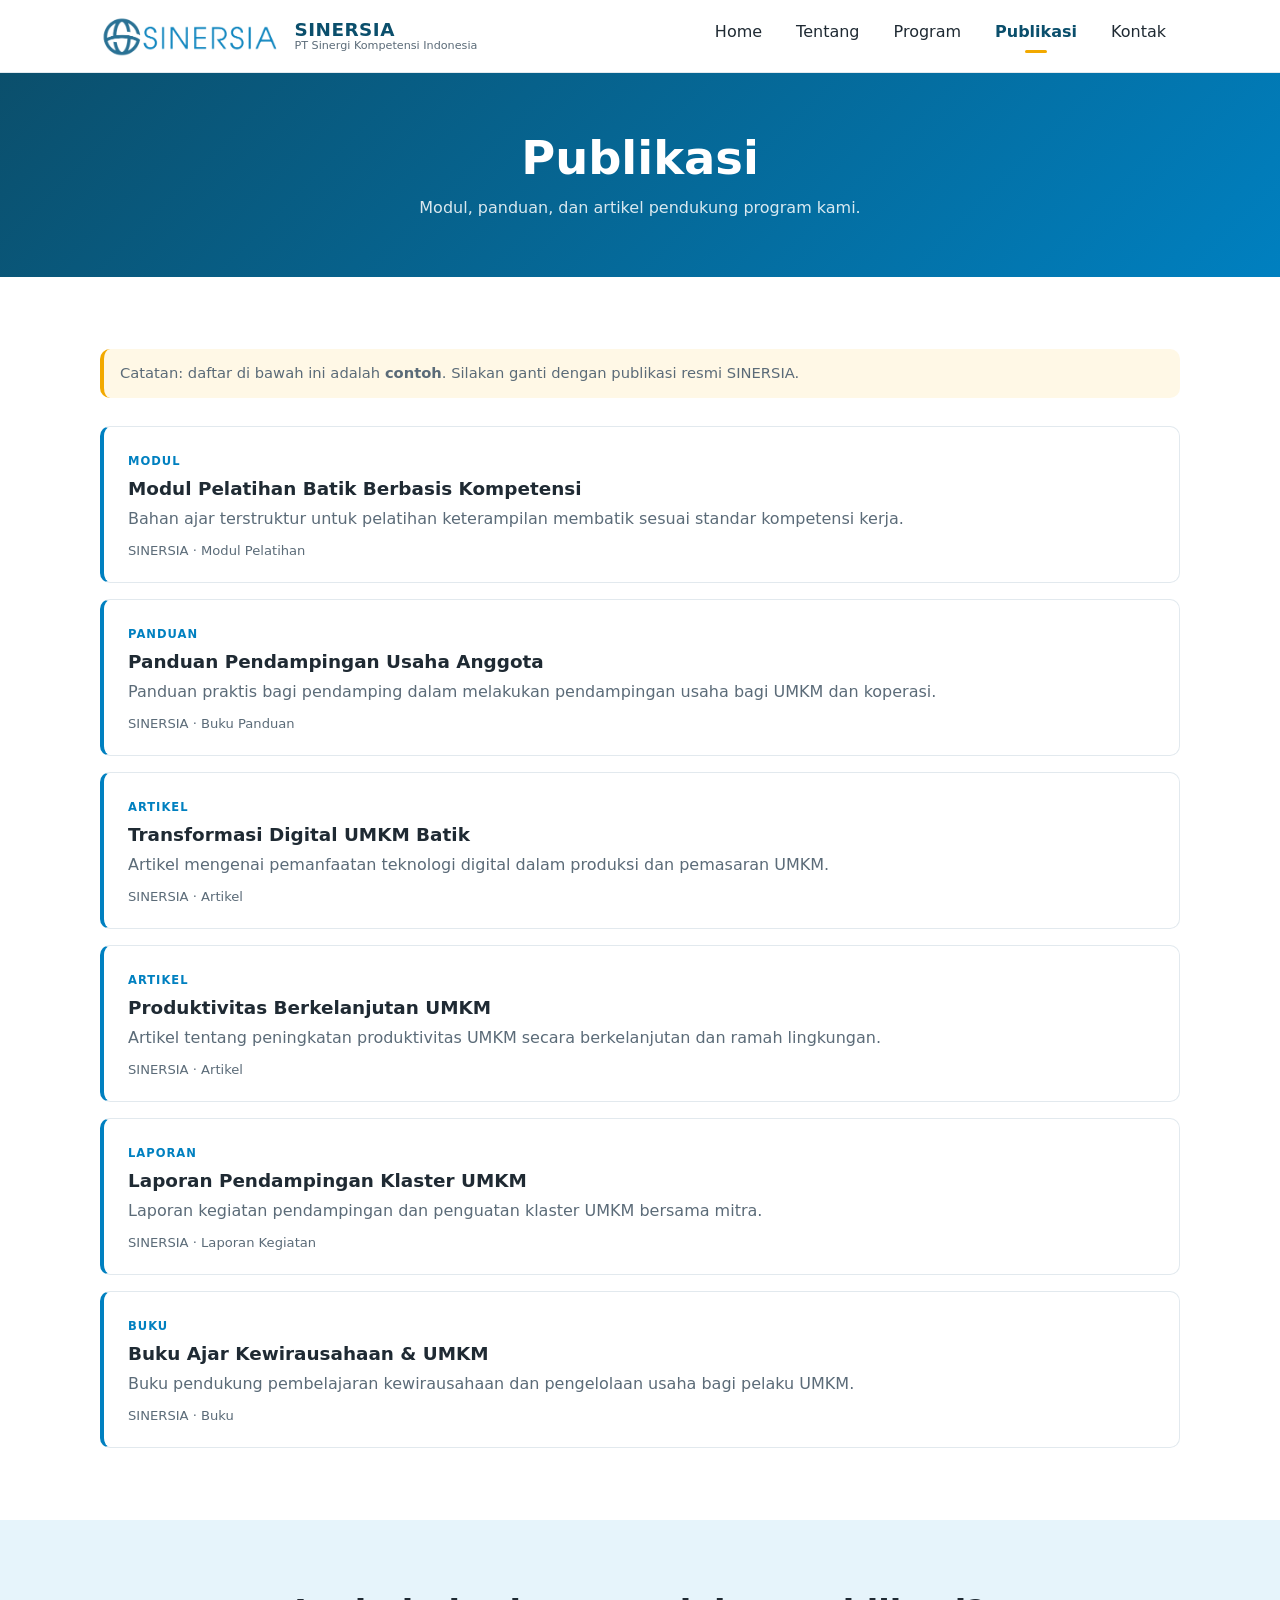
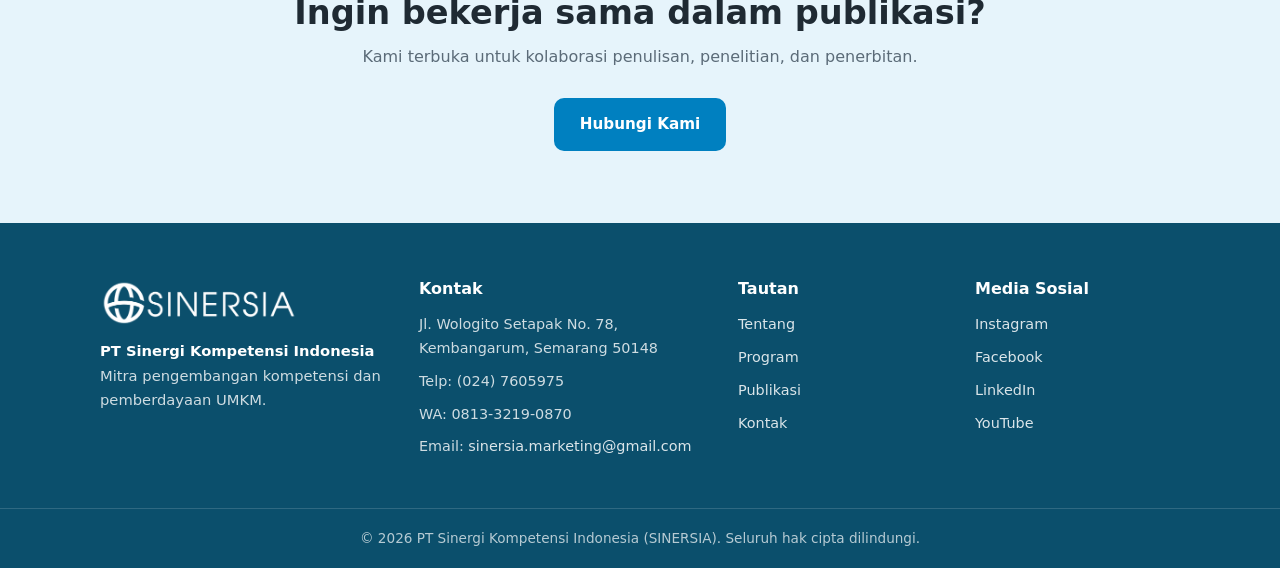
<file: publications.html>
<!DOCTYPE html>
<html lang="id">
<head>
  <meta charset="UTF-8" />
  <meta name="viewport" content="width=device-width, initial-scale=1.0" />
  <meta name="description" content="Publikasi dan artikel SINERSIA: modul pelatihan, panduan pendampingan, dan artikel pengembangan UMKM." />
  <title>Publikasi | SINERSIA</title>
  <link rel="icon" type="image/png" href="images/logo-sinersia.png" />
  <link rel="stylesheet" href="css/style.css" />
</head>
<body>

  <!-- ===================== HEADER / NAVBAR ===================== -->
  <header class="site-header" id="siteHeader">
    <div class="container nav-wrap">
      <a href="index.html" class="brand" aria-label="Beranda SINERSIA">
        <img src="images/logo-sinersia.png" alt="Logo SINERSIA" class="brand-logo" />
        <span class="brand-text">
          <strong>SINERSIA</strong>
          <small>PT Sinergi Kompetensi Indonesia</small>
        </span>
      </a>

      <button class="nav-toggle" id="navToggle" aria-label="Buka menu" aria-expanded="false" aria-controls="primaryNav">
        <span></span><span></span><span></span>
      </button>

      <nav class="primary-nav" id="primaryNav" aria-label="Navigasi utama">
        <ul>
          <li><a href="index.html">Home</a></li>
          <li><a href="about.html">Tentang</a></li>
          <li><a href="programs.html">Program</a></li>
          <li><a href="publications.html" class="active">Publikasi</a></li>
          <li><a href="contact.html">Kontak</a></li>
        </ul>
      </nav>
    </div>
  </header>

  <main>
    <!-- ===================== PAGE HEADER ===================== -->
    <section class="page-header">
      <div class="container">
        <h1>Publikasi</h1>
        <p>Modul, panduan, dan artikel pendukung program kami.</p>
      </div>
    </section>

    <!-- ===================== DAFTAR PUBLIKASI ===================== -->
    <section class="section">
      <div class="container">
        <p class="note">
          Catatan: daftar di bawah ini adalah <strong>contoh</strong>. Silakan ganti dengan
          publikasi resmi SINERSIA.
        </p>

        <ul class="pub-list pub-list-full">
          <li class="pub-item">
            <span class="pub-type">Modul</span>
            <h3>Modul Pelatihan Batik Berbasis Kompetensi</h3>
            <p>Bahan ajar terstruktur untuk pelatihan keterampilan membatik sesuai standar kompetensi kerja.</p>
            <div class="pub-meta">SINERSIA &middot; Modul Pelatihan</div>
          </li>

          <li class="pub-item">
            <span class="pub-type">Panduan</span>
            <h3>Panduan Pendampingan Usaha Anggota</h3>
            <p>Panduan praktis bagi pendamping dalam melakukan pendampingan usaha bagi UMKM dan koperasi.</p>
            <div class="pub-meta">SINERSIA &middot; Buku Panduan</div>
          </li>

          <li class="pub-item">
            <span class="pub-type">Artikel</span>
            <h3>Transformasi Digital UMKM Batik</h3>
            <p>Artikel mengenai pemanfaatan teknologi digital dalam produksi dan pemasaran UMKM.</p>
            <div class="pub-meta">SINERSIA &middot; Artikel</div>
          </li>

          <li class="pub-item">
            <span class="pub-type">Artikel</span>
            <h3>Produktivitas Berkelanjutan UMKM</h3>
            <p>Artikel tentang peningkatan produktivitas UMKM secara berkelanjutan dan ramah lingkungan.</p>
            <div class="pub-meta">SINERSIA &middot; Artikel</div>
          </li>

          <li class="pub-item">
            <span class="pub-type">Laporan</span>
            <h3>Laporan Pendampingan Klaster UMKM</h3>
            <p>Laporan kegiatan pendampingan dan penguatan klaster UMKM bersama mitra.</p>
            <div class="pub-meta">SINERSIA &middot; Laporan Kegiatan</div>
          </li>

          <li class="pub-item">
            <span class="pub-type">Buku</span>
            <h3>Buku Ajar Kewirausahaan &amp; UMKM</h3>
            <p>Buku pendukung pembelajaran kewirausahaan dan pengelolaan usaha bagi pelaku UMKM.</p>
            <div class="pub-meta">SINERSIA &middot; Buku</div>
          </li>
        </ul>
      </div>
    </section>

    <!-- ===================== CTA ===================== -->
    <section class="section section-cta">
      <div class="container center">
        <h2>Ingin bekerja sama dalam publikasi?</h2>
        <p>Kami terbuka untuk kolaborasi penulisan, penelitian, dan penerbitan.</p>
        <a href="contact.html" class="btn btn-primary">Hubungi Kami</a>
      </div>
    </section>
  </main>

  <!-- ===================== FOOTER ===================== -->
  <footer class="site-footer">
    <div class="container footer-grid">
      <div class="footer-brand">
        <img src="images/logo-sinersia.png" alt="Logo SINERSIA" class="footer-logo" />
        <p><strong>PT Sinergi Kompetensi Indonesia</strong></p>
        <p>Mitra pengembangan kompetensi dan pemberdayaan UMKM.</p>
      </div>

      <div class="footer-col">
        <h4>Kontak</h4>
        <ul>
          <li>Jl. Wologito Setapak No. 78, Kembangarum, Semarang 50148</li>
          <li>Telp: (024) 7605975</li>
          <li>WA: 0813-3219-0870</li>
          <li>Email: <a href="mailto:sinersia.marketing@gmail.com">sinersia.marketing@gmail.com</a></li>
        </ul>
      </div>

      <div class="footer-col">
        <h4>Tautan</h4>
        <ul>
          <li><a href="about.html">Tentang</a></li>
          <li><a href="programs.html">Program</a></li>
          <li><a href="publications.html">Publikasi</a></li>
          <li><a href="contact.html">Kontak</a></li>
        </ul>
      </div>

      <div class="footer-col">
        <h4>Media Sosial</h4>
        <ul>
          <li><a href="#" rel="noopener">Instagram</a></li>
          <li><a href="#" rel="noopener">Facebook</a></li>
          <li><a href="#" rel="noopener">LinkedIn</a></li>
          <li><a href="#" rel="noopener">YouTube</a></li>
        </ul>
      </div>
    </div>

    <div class="footer-bottom">
      <div class="container">
        <p>&copy; <span id="year"></span> PT Sinergi Kompetensi Indonesia (SINERSIA). Seluruh hak cipta dilindungi.</p>
      </div>
    </div>
  </footer>

  <script src="js/script.js"></script>
</body>
</html>
</file>
<file: css/style.css>
/* ==========================================================================
   SINERSIA - stylesheet utama
   Dibuat sederhana agar mudah dipahami dan diedit oleh pemula.
   --------------------------------------------------------------------------
   Daftar isi:
   1. Variabel warna & dasar
   2. Reset & tipografi
   3. Layout (container, section)
   4. Tombol
   5. Header / Navbar
   6. Hero
   7. Tentang & Visi Misi
   8. Kartu Program
   9. Publikasi
   10. Kontak & Formulir
   11. Footer
   12. Responsif (mobile/tablet)
   ========================================================================== */

/* ---------- 1. Variabel warna & dasar ---------- */
:root {
  --primary: #0080c0;        /* biru logo */
  --primary-dark: #0b4f6c;   /* biru tua logo */
  --primary-light: #e6f4fb;
  --accent: #f2a900;         /* aksen emas */
  --text: #1f2a33;
  --text-muted: #5b6b78;
  --bg: #ffffff;
  --bg-alt: #f5f8fa;
  --border: #e2e9ee;
  --white: #ffffff;
  --radius: 10px;
  --radius-lg: 16px;
  --shadow: 0 6px 20px rgba(11, 79, 108, 0.08);
  --shadow-lg: 0 14px 40px rgba(11, 79, 108, 0.14);
  --max-width: 1120px;
  --transition: 0.25s ease;
}

/* ---------- 2. Reset & tipografi ---------- */
* { box-sizing: border-box; margin: 0; padding: 0; }

html { scroll-behavior: smooth; }

body {
  font-family: system-ui, -apple-system, "Segoe UI", Roboto, "Helvetica Neue", Arial, sans-serif;
  color: var(--text);
  background: var(--bg);
  line-height: 1.65;
  font-size: 16px;
  -webkit-font-smoothing: antialiased;
}

img { max-width: 100%; display: block; }
a { color: var(--primary-dark); text-decoration: none; transition: color var(--transition); }
a:hover { color: var(--primary); }

h1, h2, h3, h4 { line-height: 1.25; color: var(--text); font-weight: 700; }
h1 { font-size: clamp(1.9rem, 4vw, 2.9rem); }
h2 { font-size: clamp(1.5rem, 3vw, 2.1rem); }
h3 { font-size: 1.15rem; }

p { color: var(--text-muted); }

ul, ol { list-style: none; }

/* ---------- 3. Layout ---------- */
.container {
  width: 100%;
  max-width: var(--max-width);
  margin: 0 auto;
  padding: 0 20px;
}

.section { padding: 72px 0; }
.section-alt { background: var(--bg-alt); }

.section-head { text-align: center; max-width: 640px; margin: 0 auto 40px; }
.section-head h2 { margin-bottom: 8px; }

.center { text-align: center; }
.center .btn { margin-top: 24px; }

/* ---------- 4. Tombol ---------- */
.btn {
  display: inline-block;
  padding: 12px 24px;
  border-radius: var(--radius);
  font-weight: 600;
  font-size: 0.95rem;
  border: 2px solid transparent;
  cursor: pointer;
  transition: all var(--transition);
  text-align: center;
}
.btn-primary { background: var(--primary); color: var(--white); }
.btn-primary:hover { background: var(--primary-dark); color: var(--white); transform: translateY(-2px); }
.btn-outline { border-color: var(--primary); color: var(--primary-dark); background: transparent; }
.btn-outline:hover { background: var(--primary); color: var(--white); }
.btn-small { padding: 8px 16px; font-size: 0.85rem; background: var(--primary-light); color: var(--primary-dark); }
.btn-small:hover { background: var(--primary); color: var(--white); }
.btn-block { width: 100%; }

.text-link { font-weight: 600; }
.text-link:hover { text-decoration: underline; }

/* ---------- 5. Header / Navbar ---------- */
.site-header {
  position: sticky;
  top: 0;
  z-index: 100;
  background: var(--white);
  border-bottom: 1px solid var(--border);
  transition: box-shadow var(--transition);
}
.site-header.scrolled { box-shadow: var(--shadow); }

.nav-wrap { display: flex; align-items: center; justify-content: space-between; min-height: 72px; }

.brand { display: flex; align-items: center; gap: 12px; }
.brand-logo { height: 42px; width: auto; }
.brand-text { display: flex; flex-direction: column; line-height: 1.15; }
.brand-text strong { color: var(--primary-dark); font-size: 1.15rem; letter-spacing: 0.5px; }
.brand-text small { color: var(--text-muted); font-size: 0.7rem; }

.primary-nav ul { display: flex; gap: 6px; }
.primary-nav a {
  display: block;
  padding: 8px 14px;
  border-radius: var(--radius);
  font-weight: 500;
  color: var(--text);
}
.primary-nav a:hover { background: var(--primary-light); color: var(--primary-dark); }
.primary-nav a.active { color: var(--primary-dark); font-weight: 700; }
.primary-nav a.active::after {
  content: "";
  display: block;
  height: 3px;
  width: 22px;
  margin: 4px auto 0;
  background: var(--accent);
  border-radius: 3px;
}

/* Tombol hamburger (disembunyikan di desktop) */
.nav-toggle {
  display: none;
  flex-direction: column;
  gap: 5px;
  background: none;
  border: none;
  cursor: pointer;
  padding: 8px;
}
.nav-toggle span {
  width: 24px;
  height: 2.5px;
  background: var(--primary-dark);
  border-radius: 2px;
  transition: var(--transition);
}

/* ---------- 6. Hero ---------- */
.hero {
  background: linear-gradient(135deg, var(--primary-dark) 0%, var(--primary) 100%);
  color: var(--white);
  padding: 84px 0;
  position: relative;
  overflow: hidden;
}
.hero::after {
  content: "";
  position: absolute;
  right: -120px;
  top: -120px;
  width: 360px;
  height: 360px;
  background: rgba(255, 255, 255, 0.06);
  border-radius: 50%;
}
.hero-grid {
  display: grid;
  grid-template-columns: 1.3fr 1fr;
  gap: 48px;
  align-items: center;
  position: relative;
  z-index: 1;
}
.hero-kicker {
  display: inline-block;
  background: rgba(255, 255, 255, 0.15);
  color: var(--white);
  padding: 6px 14px;
  border-radius: 999px;
  font-size: 0.8rem;
  font-weight: 600;
  letter-spacing: 0.5px;
  margin-bottom: 18px;
}
.hero h1 { color: var(--white); margin-bottom: 16px; }
.hero-desc { color: rgba(255, 255, 255, 0.9); font-size: 1.05rem; max-width: 560px; margin-bottom: 28px; }
.hero-actions { display: flex; gap: 14px; flex-wrap: wrap; }
.hero .btn-primary { background: var(--accent); color: #3a2a00; }
.hero .btn-primary:hover { background: #ffc233; }
.hero .btn-outline { border-color: rgba(255, 255, 255, 0.7); color: var(--white); }
.hero .btn-outline:hover { background: var(--white); color: var(--primary-dark); }

.hero-card {
  background: rgba(255, 255, 255, 0.1);
  border: 1px solid rgba(255, 255, 255, 0.2);
  border-radius: var(--radius-lg);
  padding: 28px;
  backdrop-filter: blur(2px);
}
.hero-stats li { padding: 14px 0; border-bottom: 1px solid rgba(255, 255, 255, 0.15); }
.hero-stats li:last-child { border-bottom: none; }
.hero-stats span { display: block; font-size: 0.78rem; text-transform: uppercase; letter-spacing: 1px; color: rgba(255, 255, 255, 0.7); }
.hero-stats strong { font-size: 1.05rem; color: var(--white); }

/* ---------- 7. Tentang & Visi Misi ---------- */
.about-grid { display: grid; grid-template-columns: 1.2fr 1fr; gap: 40px; align-items: start; }
.about-text h2 { margin-bottom: 16px; }
.about-text p { margin-bottom: 14px; }
.about-text .text-link { display: inline-block; margin-top: 6px; }

.about-cards { display: grid; gap: 18px; }
.mini-card {
  background: var(--bg-alt);
  border-left: 4px solid var(--primary);
  border-radius: var(--radius);
  padding: 20px 22px;
}
.mini-card h3 { color: var(--primary-dark); margin-bottom: 6px; }

.about-aside {
  background: var(--bg-alt);
  border-radius: var(--radius-lg);
  padding: 26px;
  border: 1px solid var(--border);
}
.about-aside h3 { color: var(--primary-dark); margin-bottom: 16px; }

.info-list li { padding: 12px 0; border-bottom: 1px solid var(--border); }
.info-list li:last-child { border-bottom: none; }
.info-list span { display: block; font-size: 0.78rem; text-transform: uppercase; letter-spacing: 0.6px; color: var(--text-muted); }
.info-list strong { font-weight: 600; color: var(--text); }
.info-list strong a { font-weight: 600; }

.vm-grid { display: grid; grid-template-columns: 1fr 1.3fr; gap: 28px; }
.vm-card {
  background: var(--white);
  border-radius: var(--radius-lg);
  padding: 30px;
  box-shadow: var(--shadow);
  border-top: 5px solid var(--primary);
}
.vm-card.visi { border-top-color: var(--accent); }
.vm-card h3 { color: var(--primary-dark); margin-bottom: 14px; font-size: 1.3rem; }
.misi-list { counter-reset: misi; }
.misi-list li {
  position: relative;
  padding-left: 38px;
  margin-bottom: 14px;
  color: var(--text-muted);
}
.misi-list li::before {
  counter-increment: misi;
  content: counter(misi);
  position: absolute;
  left: 0;
  top: 2px;
  width: 26px;
  height: 26px;
  background: var(--primary);
  color: var(--white);
  border-radius: 50%;
  font-size: 0.8rem;
  font-weight: 700;
  display: flex;
  align-items: center;
  justify-content: center;
}

/* ---------- 8. Kartu Program ---------- */
.card-grid { display: grid; grid-template-columns: repeat(3, 1fr); gap: 24px; }
.card {
  background: var(--white);
  border: 1px solid var(--border);
  border-radius: var(--radius-lg);
  padding: 28px;
  transition: transform var(--transition), box-shadow var(--transition);
  display: flex;
  flex-direction: column;
}
.card:hover { transform: translateY(-6px); box-shadow: var(--shadow-lg); }
.card h3 { margin-bottom: 10px; color: var(--primary-dark); }
.card p { margin-bottom: 18px; flex-grow: 1; }
.card .btn { align-self: flex-start; }

.card-icon {
  width: 46px;
  height: 46px;
  border-radius: 12px;
  background: var(--primary-light);
  color: var(--primary-dark);
  font-weight: 700;
  display: flex;
  align-items: center;
  justify-content: center;
  margin-bottom: 16px;
}

/* Topik pelatihan */
.topic-grid { display: grid; grid-template-columns: repeat(4, 1fr); gap: 20px; }
.topic-box {
  background: var(--white);
  border-radius: var(--radius);
  padding: 22px;
  border: 1px solid var(--border);
}
.topic-box h3 { color: var(--primary-dark); margin-bottom: 12px; font-size: 1.05rem; }
.topic-box li {
  position: relative;
  padding-left: 18px;
  margin-bottom: 8px;
  font-size: 0.92rem;
  color: var(--text-muted);
}
.topic-box li::before {
  content: "";
  position: absolute;
  left: 0;
  top: 9px;
  width: 7px;
  height: 7px;
  background: var(--accent);
  border-radius: 50%;
}

/* ---------- 9. Publikasi ---------- */
.note {
  background: #fff8e6;
  border-left: 4px solid var(--accent);
  padding: 12px 16px;
  border-radius: var(--radius);
  margin-bottom: 28px;
  font-size: 0.92rem;
}

.pub-list { display: grid; gap: 16px; }
.pub-list-full { margin-top: 8px; }
.pub-item {
  background: var(--white);
  border: 1px solid var(--border);
  border-left: 4px solid var(--primary);
  border-radius: var(--radius);
  padding: 20px 24px;
  transition: box-shadow var(--transition);
}
.pub-item:hover { box-shadow: var(--shadow); }
.pub-type {
  display: inline-block;
  font-size: 0.72rem;
  text-transform: uppercase;
  letter-spacing: 1px;
  font-weight: 700;
  color: var(--primary);
  margin-bottom: 6px;
}
.pub-item h3 { margin-bottom: 6px; }
.pub-item p { margin-bottom: 8px; }
.pub-meta { font-size: 0.82rem; color: var(--text-muted); }

/* ---------- 10. Kontak & Formulir ---------- */
.contact-grid { display: grid; grid-template-columns: 1fr 1.1fr; gap: 44px; align-items: start; }
.contact-info h2, .contact-form-wrap h2 { margin-bottom: 18px; }
.contact-note { margin-top: 20px; font-size: 0.92rem; }

.contact-form-wrap {
  background: var(--bg-alt);
  border: 1px solid var(--border);
  border-radius: var(--radius-lg);
  padding: 30px;
}
.form-group { margin-bottom: 18px; }
.form-group label { display: block; font-weight: 600; margin-bottom: 6px; font-size: 0.92rem; }
.form-group input,
.form-group textarea {
  width: 100%;
  padding: 12px 14px;
  border: 1px solid var(--border);
  border-radius: var(--radius);
  font-family: inherit;
  font-size: 0.95rem;
  color: var(--text);
  background: var(--white);
  transition: border-color var(--transition), box-shadow var(--transition);
}
.form-group input:focus,
.form-group textarea:focus {
  outline: none;
  border-color: var(--primary);
  box-shadow: 0 0 0 3px rgba(0, 128, 192, 0.15);
}
.form-group textarea { resize: vertical; }
.form-group input.invalid,
.form-group textarea.invalid { border-color: #d64545; }

.form-error { display: block; color: #d64545; font-size: 0.82rem; margin-top: 4px; min-height: 1em; }

.form-status { margin-top: 14px; font-weight: 600; font-size: 0.92rem; }
.form-status.success { color: #1a7f4b; }
.form-status.error { color: #d64545; }

/* ---------- 11. Footer ---------- */
.site-footer { background: var(--primary-dark); color: rgba(255, 255, 255, 0.85); margin-top: 0; }
.footer-grid {
  display: grid;
  grid-template-columns: 1.4fr 1.4fr 1fr 1fr;
  gap: 32px;
  padding: 56px 20px 40px;
}
.footer-logo { height: 46px; width: auto; margin-bottom: 14px; filter: brightness(0) invert(1); }
.footer-brand p { color: rgba(255, 255, 255, 0.8); font-size: 0.92rem; }
.footer-brand strong { color: var(--white); }
.footer-col h4 { color: var(--white); margin-bottom: 14px; font-size: 1rem; }
.footer-col li { margin-bottom: 9px; font-size: 0.9rem; color: rgba(255, 255, 255, 0.8); }
.footer-col a { color: rgba(255, 255, 255, 0.85); }
.footer-col a:hover { color: var(--white); text-decoration: underline; }

.footer-bottom {
  border-top: 1px solid rgba(255, 255, 255, 0.15);
  padding: 18px 0;
}
.footer-bottom p { color: rgba(255, 255, 255, 0.7); font-size: 0.85rem; text-align: center; }

/* ---------- Halaman header (untuk halaman selain beranda) ---------- */
.page-header {
  background: linear-gradient(135deg, var(--primary-dark) 0%, var(--primary) 100%);
  color: var(--white);
  padding: 56px 0;
  text-align: center;
}
.page-header h1 { color: var(--white); margin-bottom: 8px; }
.page-header p { color: rgba(255, 255, 255, 0.85); }

/* CTA */
.section-cta { background: var(--primary-light); }
.section-cta h2 { margin-bottom: 10px; }
.section-cta p { margin-bottom: 4px; }

/* ---------- 12. Responsif ---------- */
@media (max-width: 960px) {
  .hero-grid { grid-template-columns: 1fr; }
  .hero-card { max-width: 460px; }
  .about-grid { grid-template-columns: 1fr; }
  .vm-grid { grid-template-columns: 1fr; }
  .card-grid { grid-template-columns: repeat(2, 1fr); }
  .topic-grid { grid-template-columns: repeat(2, 1fr); }
  .contact-grid { grid-template-columns: 1fr; }
  .footer-grid { grid-template-columns: 1fr 1fr; gap: 28px; }
}

@media (max-width: 720px) {
  /* Navbar mobile */
  .nav-toggle { display: flex; }
  .primary-nav {
    position: absolute;
    top: 100%;
    left: 0;
    right: 0;
    background: var(--white);
    border-bottom: 1px solid var(--border);
    box-shadow: var(--shadow-lg);
    max-height: 0;
    overflow: hidden;
    transition: max-height var(--transition);
  }
  .primary-nav.open { max-height: 360px; }
  .primary-nav ul { flex-direction: column; gap: 0; padding: 10px 20px 18px; }
  .primary-nav a { padding: 12px 10px; border-radius: 8px; }
  .primary-nav a.active::after { margin-left: 0; }

  .nav-toggle.active span:nth-child(1) { transform: translateY(7.5px) rotate(45deg); }
  .nav-toggle.active span:nth-child(2) { opacity: 0; }
  .nav-toggle.active span:nth-child(3) { transform: translateY(-7.5px) rotate(-45deg); }

  .section { padding: 52px 0; }
  .hero { padding: 60px 0; }
  .card-grid { grid-template-columns: 1fr; }
  .topic-grid { grid-template-columns: 1fr; }
  .footer-grid { grid-template-columns: 1fr; }
  .brand-text small { display: none; }
}
</file>
